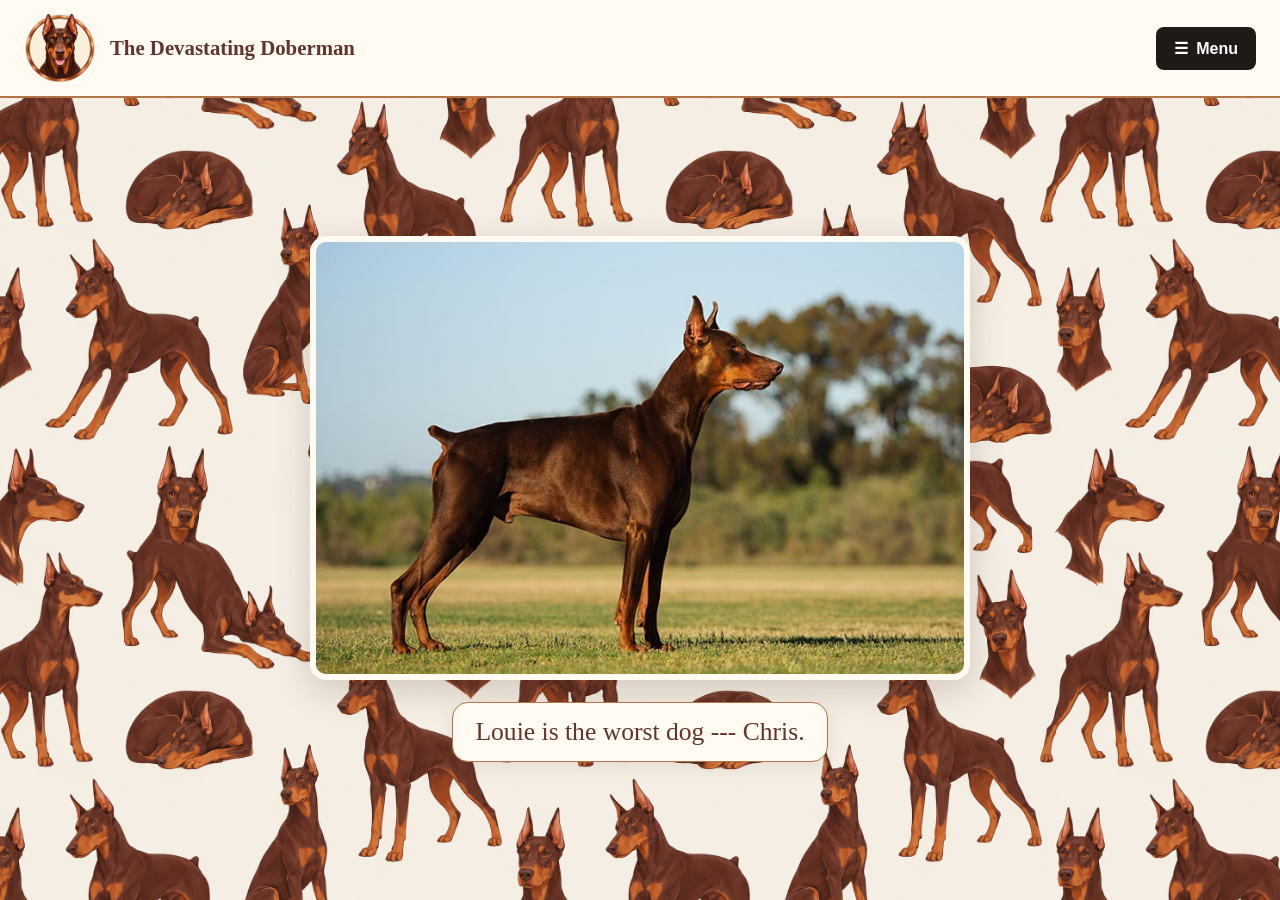
<file: index.html>
<!DOCTYPE html>
<html lang="en">
	<head>
		<title>The Devastating Doberman</title>
		<meta charset="UTF-8" />
		<meta name="viewport" content="width=device-width, initial-scale=1.0" />
		<style>
			html,
			body {
				height: 100%;
				margin: 0;
			}

			body {
				background: #f6f1e8;
				color: #1f1a17;
				font-family: Georgia, "Times New Roman", serif;
			}

			.page {
				box-sizing: border-box;
				display: flex;
				align-items: center;
				justify-content: center;
				min-height: calc(100svh - 82px);
				padding: 16px;
			}

			.site-header {
				display: flex;
				align-items: center;
				justify-content: space-between;
				gap: 16px;
				padding: 16px 24px;
				border-bottom: 1px solid #ded3c3;
				background: #f6f1e8;
				position: relative;
				z-index: 1;
			}

			.site-title {
				max-width: 50vw;
				color: inherit;
				text-decoration: none;
				font-size: clamp(1rem, 3vw, 1.3rem);
			}

			.site-menu { position: relative; }
			.site-menu summary {
				padding: 12px 18px;
				border-radius: 8px;
				background: #1f1a17;
				color: #fff;
				cursor: pointer;
				list-style: none;
				font: bold 1rem Arial, sans-serif;
			}
			.site-menu summary::-webkit-details-marker { display: none; }
			.site-menu summary span { margin-right: 8px; }

			.site-nav {
				position: absolute;
				top: calc(100% + 8px);
				right: 0;
				display: flex;
				flex-direction: column;
				gap: 6px;
				width: min(260px, calc(100vw - 48px));
				padding: 10px;
				box-sizing: border-box;
				border: 1px solid #ded3c3;
				border-radius: 12px;
				background: #fffaf2;
				box-shadow: 0 10px 30px #1f1a1720;
			}

			.site-nav a {
				padding: 10px 16px;
				border-radius: 8px;
				color: inherit;
				text-decoration: none;
				font-family: Arial, sans-serif;
				font-weight: bold;
			}

			.site-nav a:hover,
			.site-nav a[aria-current="page"] {
				background: #1f1a17;
				color: #fff;
			}

			.site-nav a:focus-visible,
			.site-menu summary:focus-visible,
			.site-title:focus-visible {
				outline: 3px solid #a25c2e;
				outline-offset: 3px;
			}

			section { width: 100%; }
			[hidden] { display: none !important; }
			.placeholder { text-align: center; max-width: 640px; }
			h1 { font-size: clamp(2rem, 6vw, 3.5rem); }
			.placeholder p { font-size: 1.2rem; line-height: 1.6; }
			.placeholder ol { display: grid; gap: 14px; margin: 0; padding-left: 2rem; text-align: left; font-size: clamp(1.05rem, 2.5vw, 1.3rem); line-height: 1.45; }

			figure {
				display: flex;
				flex-direction: column;
				align-items: center;
				gap: 12px;
				width: 100%;
				height: calc(100svh - 108px);
				margin: 0;
			}

			.image-frame {
				display: flex;
				align-items: center;
				justify-content: center;
				flex: 1 1 auto;
				min-height: 0;
				width: 100%;
			}

			img {
				max-width: 100%;
				max-height: 100%;
				width: 100%;
				height: 100%;
				object-fit: contain;
			}

			figcaption {
				flex: 0 0 auto;
				text-align: center;
				font-size: clamp(1.2rem, 2vw, 2rem);
				line-height: 1.2;
			}
		.louis-photo { display:block; width:100%; max-width:100%; height:auto; margin:32px auto 0; border-radius:12px; }
</style>
	<link rel="stylesheet" href="games/runner.css">
<link rel="stylesheet" href="games/tetris.css">
<link rel="stylesheet" href="games/snake.css">
<link rel="stylesheet" href="games/adventure.css">
<link rel="stylesheet" href="site-brand.css"><link rel="icon" type="image/png" href="images/doberman-logo.png"><link rel="stylesheet" href="games/arcade.css"></head>
	<body data-page="home">
		<header class="site-header">
			<a class="site-title" href="#home"><img class="site-logo" src="images/doberman-logo.png" alt="" width="72" height="72"><span>The Devastating Doberman</span></a>
			<details class="site-menu">
				<summary><span aria-hidden="true">&#9776;</span>Menu</summary>
				<nav class="site-nav" aria-label="Main menu">
					<a href="#home" aria-current="page">Home</a>
					<a href="#games">Games</a>
					<a href="#why-i-hate-louis">Why I Hate Louis</a>
					<a href="nails-by-phia/">Nails by Phia</a>
					<a href="owner/">Owner Login</a>
				</nav>
			</details>
		</header>
		<main class="page">
			<section id="home" aria-label="Home">
			<figure>
				<div class="image-frame">
					<img src="louie.jpg" alt="Louie" />
				</div>
				<figcaption>Louie is the worst dog --- Chris.</figcaption>
			</figure>
			</section>
			<section id="games" class="game-section" aria-labelledby="games-title" hidden>
				<h1 id="games-title">The Doberman Arcade</h1><p class="arcade-intro">20 games. One red-and-rust troublemaker. Pick a game and let Louis loose!</p><details class="arcade-library" open><summary>Choose a game &middot; <span id="arcade-count">20</span> games</summary><label class="arcade-search">Find a game<input id="arcade-search" type="search" placeholder="Search games" autocomplete="off"></label>
				<div class="game-picker" aria-label="Choose a game"><button type="button" data-game="dash" aria-pressed="true">Doberman Dash</button><button type="button" data-game="tetris" aria-pressed="false">Doberman Tetris</button><button type="button" data-game="snake" aria-pressed="false">Doberman Snake</button><button type="button" data-game="adventure" aria-pressed="false">8-Bit Adventure</button></div><p id="arcade-empty" hidden>No games match. Try another name.</p><p class="arcade-now">Now playing: <strong id="arcade-selected">Doberman Dash</strong></p></details><article id="dash-game">
<div class="runner-heading"><div><p class="game-eyebrow">Run, Louie, run!</p><h2>Doberman Dash</h2></div><div class="scoreboard"><span>Score <strong id="run-score">0</strong></span><span>Best <strong id="run-best">0</strong></span></div></div>
<div class="runner-field"><canvas id="runner" width="900" height="360" tabindex="0" aria-label="Doberman Dash. Jump over fences and flowerpots using Space, Arrow Up, or the Jump button.">Your browser needs canvas support to play Doberman Dash.</canvas></div>
<p id="run-status" role="status">Ready to run? Help Louie jump over fences and flowerpots.</p>
<div class="runner-controls"><button id="run-start" type="button">Start game</button><button id="run-jump" type="button" disabled>Jump</button><button id="run-pause" type="button" disabled>Pause</button></div>
<p class="runner-help">Space / ↑ to jump · P to pause · Tap the game or Jump on your phone. The longer you run, the faster it gets!</p>
</article>
<article id="tetris-game" hidden>
<div class="runner-heading"><div><p class="game-eyebrow">Stack. Fetch. Repeat.</p><h2>Doberman Tetris</h2></div></div>
<div class="tetris-layout">
<canvas id="tetris-board" width="300" height="600" tabindex="0" aria-label="Doberman Tetris board. Use arrow keys to move and rotate, Space to drop.">Canvas support is needed to play.</canvas>
<div class="tetris-side"><div class="tetris-mascot" aria-hidden="true"><svg viewBox="0 0 120 120" width="100" height="100"><path fill="#62362f" d="M20 52 15 4 48 30 72 30 105 4 100 52 90 97 60 118 30 97Z"/><path fill="#bd7849" d="m15 4 12 40 15-9Zm90 0-12 40-15-9ZM32 67l16-5 12 23 12-23 16 5-8 30-20 16-20-16Z"/><path fill="#bd7849" d="m29 48 19 4-4 7-14-3Zm62 0-19 4 4 7 14-3Z"/><path fill="#422522" d="m47 82 26 0-5 12H52Z"/></svg></div>
<p>Score <strong id="tetris-score">0</strong></p><p>Best <strong id="tetris-best">0</strong></p><p>Lines <strong id="tetris-lines">0</strong></p><p>Level <strong id="tetris-level">1</strong></p>
<p>Next piece</p><canvas id="tetris-next" width="120" height="120" aria-label="Next piece preview"></canvas>
</div></div>
<p id="tetris-status" role="status">Ready to stack? Complete rows to clear them.</p>
<div class="runner-controls"><button id="tetris-start" type="button">Start Tetris</button><button id="tetris-pause" type="button" disabled>Pause</button></div>
<div class="tetris-touch" aria-label="Tetris controls"><button type="button" data-tetris="left" aria-label="Move left">&#8592;</button><button type="button" data-tetris="rotate">Rotate</button><button type="button" data-tetris="right" aria-label="Move right">&#8594;</button><button type="button" data-tetris="down">Down</button><button type="button" data-tetris="drop">Drop</button></div>
<p class="runner-help">Left / Right: move &middot; Up: rotate &middot; Down: soft drop &middot; Space: drop &middot; P: pause. Use the buttons on your phone.</p>
</article>
<article id="snake-game" hidden>
<div class="runner-heading"><div><p class="game-eyebrow">A very long good boy</p><h2>Doberman Snake</h2></div><div class="scoreboard"><span>Score <strong id="snake-score">0</strong></span><span>Best <strong id="snake-best">0</strong></span></div></div>
<div class="snake-field"><canvas id="snake-board" width="600" height="600" tabindex="0" aria-label="Doberman Snake. Collect bones and toys. Use arrow keys or swipe to steer. Avoid walls and your tail.">Canvas support is needed to play.</canvas></div>
<p id="snake-status" role="status">Collect bones and toys to grow. Watch out for walls and your own tail!</p>
<div class="runner-controls"><button id="snake-start" type="button">Start Snake</button><button id="snake-pause" type="button" disabled>Pause</button></div>
<div class="snake-pad" aria-label="Snake direction controls"><button type="button" data-snake="up" aria-label="Go up">&#8593;</button><button type="button" data-snake="left" aria-label="Go left">&#8592;</button><button type="button" data-snake="down" aria-label="Go down">&#8595;</button><button type="button" data-snake="right" aria-label="Go right">&#8594;</button></div>
<p class="runner-help">Arrow keys or WASD to steer &middot; P to pause &middot; Swipe the board or use the buttons on your phone. Every bone or toy adds a point!</p>
</article>
<article id="adventure-game" hidden>
<div class="runner-heading"><div><p class="game-eyebrow">Little paws. Big adventure.</p><h2>Doberman 8-Bit Adventure</h2></div><div class="scoreboard"><span>Score <strong id="adventure-score">0</strong></span><span>Best <strong id="adventure-best">0</strong></span><span>Level <strong id="adventure-level">1 / 3</strong></span></div></div>
<div class="adventure-field"><canvas id="adventure-board" width="960" height="480" tabindex="0" aria-label="Doberman platform adventure. Move with Left and Right. Jump with Space or Up. Collect bones, jump on toy enemies, and reach the doghouse.">Canvas support is needed to play.</canvas></div>
<p id="adventure-status" role="status">Help Louis get home! Collect bones, leap over gaps, and jump on wind-up toys.</p>
<div class="runner-controls"><button id="adventure-start" type="button">Start adventure</button><button id="adventure-pause" type="button" disabled>Pause</button></div>
<div class="adventure-touch" aria-label="Adventure controls"><div><button type="button" data-adventure="left" aria-label="Move left">&#8592;</button><button type="button" data-adventure="right" aria-label="Move right">&#8594;</button></div><button type="button" data-adventure="jump">Jump &#8593;</button></div>
<p class="runner-help">Left / Right or A / D: move &middot; Space / Up / W: jump &middot; P: pause. Hold the direction buttons on your phone. Reach the doghouse in all three levels!</p>
</article>
<script src="games/arcade.js" defer></script><script src="games/arcade-action.js" defer></script><script src="games/arcade-puzzles.js" defer></script><script src="games/arcade-skills.js" defer></script><script src="games/arcade-tug.js" defer></script><script src="games/adventure.js" defer></script><script src="games/snake.js" defer></script><script src="games/runner.js" defer></script><script src="games/tetris.js" defer></script>
			</section>
			<section id="why-i-hate-louis" class="placeholder" aria-labelledby="louis-title" hidden>
				<h1 id="louis-title">Why I Hate Louis</h1>
				<ol>
					<li>He always tries to go up the stairs.</li>
					<li>He always tears up every toy he gets.</li>
					<li>He always steals bread.</li>
					<li>He has the bitchiest bark known to man.</li>
					<li>He always tries stealing shit from the bathroom.</li>
					<li>He knows when he does something bad, and he still does it.</li>
				</ol>
                <img class="louis-photo" src="images/louis-and-angel.jpg" alt="Two Dobermans outside: one standing on playground equipment with red horns drawn above its head, and one beside it with a yellow halo." width="1500" height="1125" loading="lazy" />
			</section>
		</main>
		<script>
			const sections = [...document.querySelectorAll('main section')];
			const links = [...document.querySelectorAll('.site-nav a[href^="#"]')];
			const menu = document.querySelector('.site-menu');
			menu.querySelectorAll('a').forEach(link => {
				link.addEventListener('click', () => { menu.open = false; });
			});
			document.addEventListener('keydown', event => {
				if (event.key === 'Escape' && menu.open) {
					menu.open = false;
					menu.querySelector('summary').focus();
				}
			});
			function showPage() {
				const requested = window.location.hash.slice(1) || 'home';
				const page = sections.some(section => section.id === requested) ? requested : 'home';
				document.body.dataset.page = page;
                sections.forEach(section => { section.hidden = section.id !== page; });
				links.forEach(link => {
					if (link.hash === '#' + page) link.setAttribute('aria-current', 'page');
					else link.removeAttribute('aria-current');
				});
			}
			window.addEventListener('hashchange', showPage);
			showPage();
		</script>
	</body>
</html>
</file>
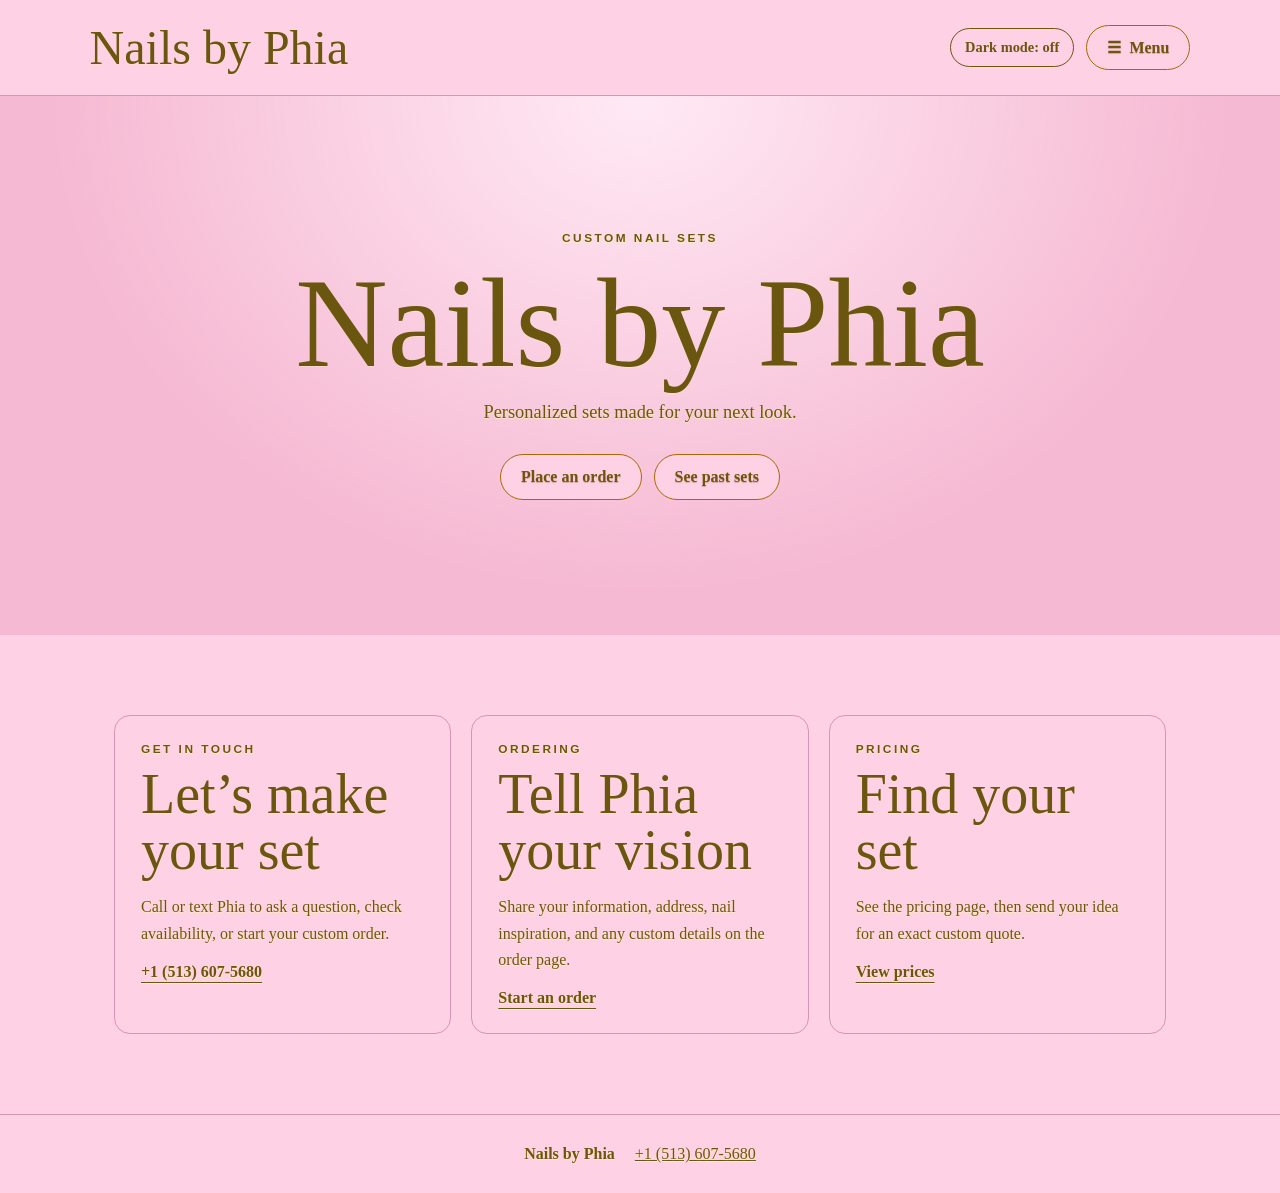
<file: nails-by-phia/index.html>
<!DOCTYPE html>
<html lang="en">
<head>
  <meta charset="UTF-8">
  <meta name="viewport" content="width=device-width, initial-scale=1">
  <meta name="description" content="Custom nail sets by Nails by Phia.">
  <title>Nails by Phia | Custom Nail Sets</title>
  <link rel="stylesheet" href="styles.css">
<script src="theme.js"></script></head>
<body>
  <header class="site-header">
    <a class="brand" href="index.html">Nails by Phia</a>
    <div class="header-controls"><button class="theme-toggle" type="button" aria-pressed="false">Dark mode: off</button><details class="site-menu"><summary><span aria-hidden="true">&#9776;</span>Menu</summary><nav aria-label="Nails by Phia menu"><a href="index.html" aria-current="page">Home</a><a href="prices/">Prices</a><a href="gallery/">Past sets</a><a href="order/">Place an order</a><a href="tel:+15136075680">Call or text Phia</a><a href="../index.html">Devastating Dobermans</a></nav></details></div>
  </header>
  <main>
    <section class="hero"><p class="eyebrow">Custom Nail Sets</p><h1>Nails by Phia</h1><p>Personalized sets made for your next look.</p><div class="actions"><a class="button" href="order/">Place an order</a><a class="button button-light" href="gallery/">See past sets</a></div></section>
    <section class="content-grid" aria-label="Nails by Phia details">
      <article class="feature-card"><p class="eyebrow">Get in touch</p><h2>Let’s make your set</h2><p>Call or text Phia to ask a question, check availability, or start your custom order.</p><a class="text-link" href="tel:+15136075680">+1 (513) 607-5680</a></article>
      <article class="feature-card"><p class="eyebrow">Ordering</p><h2>Tell Phia your vision</h2><p>Share your information, address, nail inspiration, and any custom details on the order page.</p><a class="text-link" href="order/">Start an order</a></article>
      <article class="feature-card"><p class="eyebrow">Pricing</p><h2>Find your set</h2><p>See the pricing page, then send your idea for an exact custom quote.</p><a class="text-link" href="prices/">View prices</a></article>
    </section>
  </main>
  <footer><strong>Nails by Phia</strong><a href="tel:+15136075680">+1 (513) 607-5680</a></footer><script src="menu.js"></script>
</body>
</html>
</file>
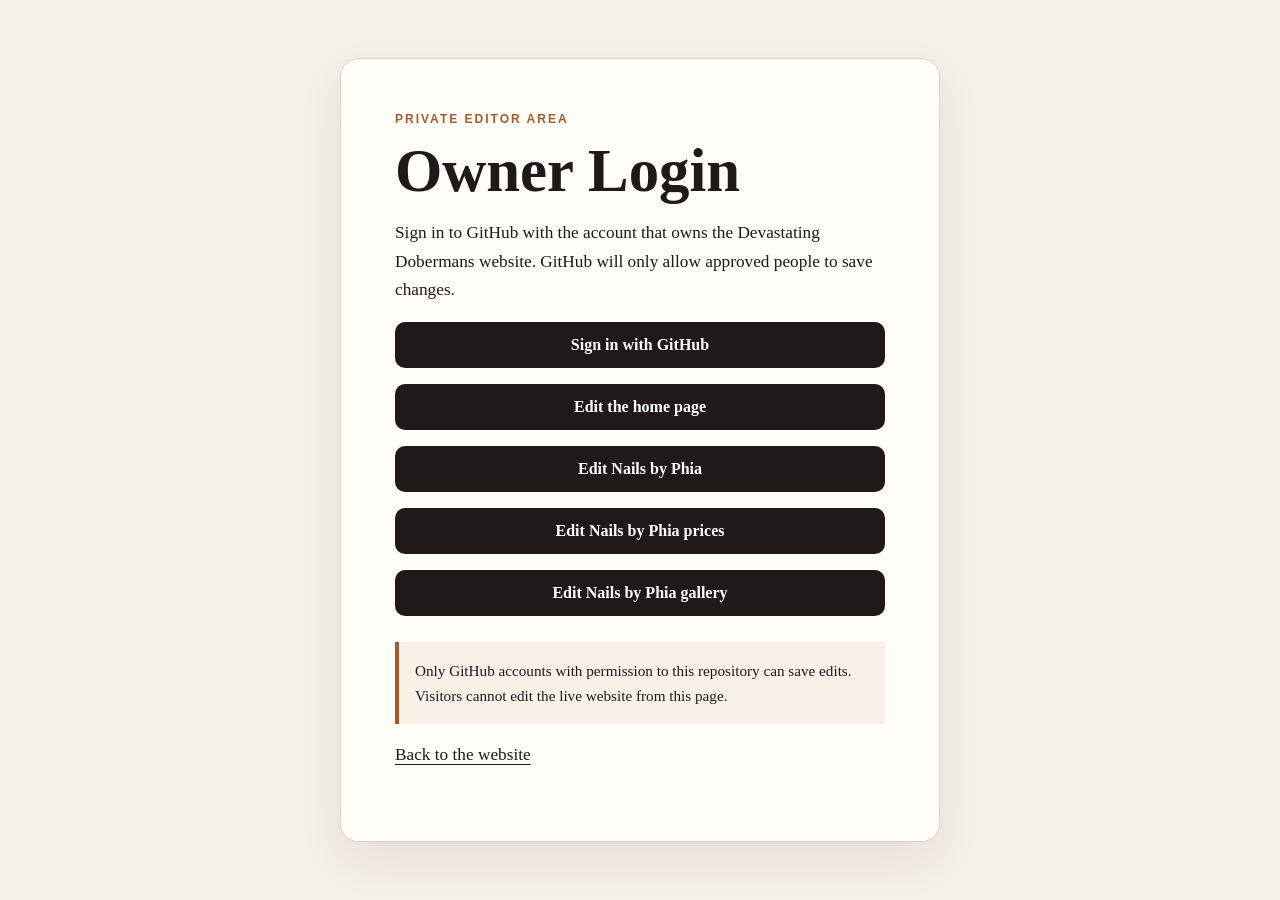
<file: owner/index.html>
<!DOCTYPE html>
<html lang="en">
<head>
  <meta charset="UTF-8">
  <meta name="viewport" content="width=device-width, initial-scale=1.0">
  <meta name="robots" content="noindex">
  <title>Owner Login | Devastating Dobermans</title>
  <style>
    :root { --ink:#1f1a17; --paper:#f6f1e8; --line:#ded3c3; --accent:#a25c2e; }
    * { box-sizing:border-box; }
    body { min-height:100vh; margin:0; display:grid; place-items:center; padding:24px; background:var(--paper); color:var(--ink); font-family:Georgia,"Times New Roman",serif; }
    main { width:min(100%,600px); padding:clamp(28px,7vw,54px); border:1px solid var(--line); border-radius:18px; background:#fffdf8; box-shadow:0 18px 45px #1f1a1715; }
    .eyebrow { margin:0; color:var(--accent); font:700 .75rem/1 Arial,sans-serif; letter-spacing:2px; text-transform:uppercase; }
    h1 { margin:16px 0; font-size:clamp(2.2rem,7vw,3.8rem); line-height:1; }
    p { font-size:1.08rem; line-height:1.65; }
    .button { display:block; margin:16px 0; padding:14px 18px; border-radius:10px; background:var(--ink); color:white; text-align:center; text-decoration:none; font-weight:bold; }
    .button:hover { background:var(--accent); }
    .button:focus-visible, .back:focus-visible { outline:3px solid var(--accent); outline-offset:4px; }
    .note { margin-top:26px; padding:16px; border-left:4px solid var(--accent); background:#f9f0e8; font-size:.95rem; }
    .back { color:var(--ink); text-underline-offset:4px; }
  </style>
</head>
<body>
  <main>
    <p class="eyebrow">Private editor area</p>
    <h1>Owner Login</h1>
    <p>Sign in to GitHub with the account that owns the Devastating Dobermans website. GitHub will only allow approved people to save changes.</p>
    <a class="button" href="https://github.com/login?return_to=%2Fdevastatingdobermans%2Fsite" target="_blank" rel="noopener">Sign in with GitHub</a>
    <a class="button" href="https://github.com/devastatingdobermans/site/edit/main/index.html" target="_blank" rel="noopener">Edit the home page</a>
    <a class="button" href="https://github.com/devastatingdobermans/site/edit/main/nails-by-phia/index.html" target="_blank" rel="noopener">Edit Nails by Phia</a>
    <a class="button" href="https://github.com/devastatingdobermans/site/edit/main/nails-by-phia/prices/index.html" target="_blank" rel="noopener">Edit Nails by Phia prices</a>
    <a class="button" href="https://github.com/devastatingdobermans/site/edit/main/nails-by-phia/gallery/index.html" target="_blank" rel="noopener">Edit Nails by Phia gallery</a>
    <p class="note">Only GitHub accounts with permission to this repository can save edits. Visitors cannot edit the live website from this page.</p>
    <p><a class="back" href="../index.html">Back to the website</a></p>
  </main>
</body>
</html>
</file>
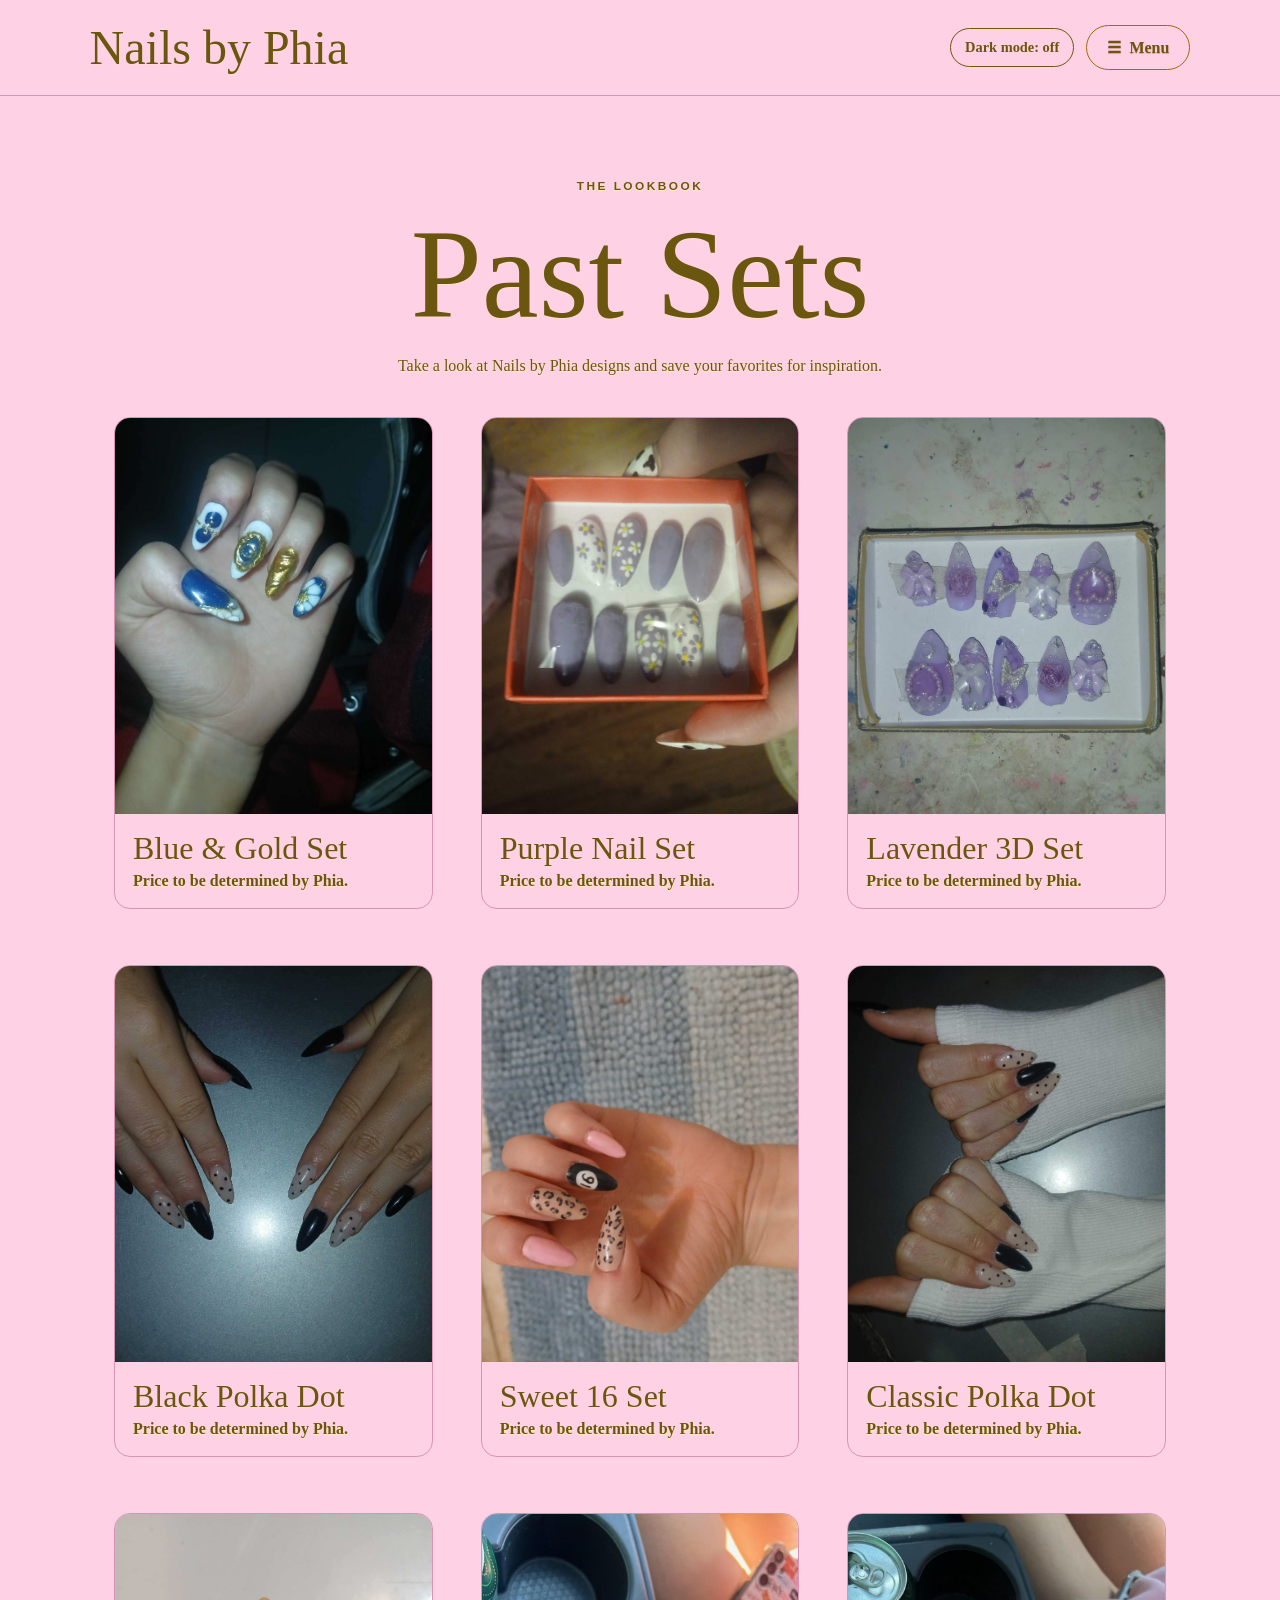
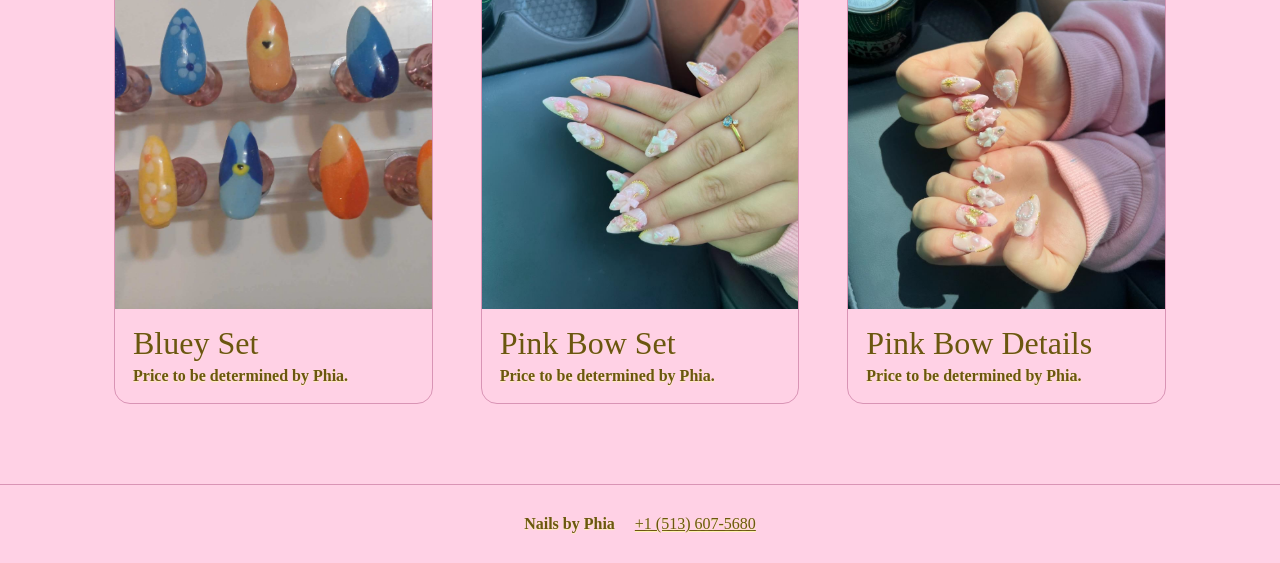
<file: nails-by-phia/gallery/index.html>
<!DOCTYPE html>
<html lang="en">
<head>
  <meta charset="UTF-8">
  <meta name="viewport" content="width=device-width, initial-scale=1">
  <title>Past Sets | Nails by Phia</title>
  <link rel="stylesheet" href="../styles.css">
<script src="../theme.js"></script></head>
<body>
  <header class="site-header">
    <a class="brand" href="../index.html">Nails by Phia</a>
    <div class="header-controls"><button class="theme-toggle" type="button" aria-pressed="false">Dark mode: off</button><details class="site-menu"><summary><span aria-hidden="true">&#9776;</span>Menu</summary><nav aria-label="Nails by Phia menu"><a href="../index.html">Home</a><a href="../prices/">Prices</a><a href="index.html" aria-current="page">Past sets</a><a href="../order/">Place an order</a><a href="tel:+15136075680">Call or text Phia</a></nav></details></div>
  </header>
  <main class="page-content">
    <div class="page-intro"><p class="eyebrow">The lookbook</p><h1>Past Sets</h1><p>Take a look at Nails by Phia designs and save your favorites for inspiration.</p></div>
    <section class="gallery-grid" aria-label="Past nail sets">
      <article class="gallery-card"><img src="images/blue-gold-butterfly.jpg" alt="Blue, white, and gold nail set"><div><h2>Blue &amp; Gold Set</h2><p>Price to be determined by Phia.</p></div></article>
      <article class="gallery-card"><img src="images/gray-daisy-set.jpg" alt="Purple nail set"><div><h2>Purple Nail Set</h2><p>Price to be determined by Phia.</p></div></article>
      <article class="gallery-card"><img src="images/lavender-3d-set.jpg" alt="Lavender purple three-dimensional bow and butterfly nail set"><div><h2>Lavender 3D Set</h2><p>Price to be determined by Phia.</p></div></article>
      <article class="gallery-card"><img src="images/black-polka-dot-hands.jpg" alt="Black and nude polka dot nails worn on hands"><div><h2>Black Polka Dot</h2><p>Price to be determined by Phia.</p></div></article>
      <article class="gallery-card"><img src="images/pink-leopard-eight-ball.jpg" alt="Sweet 16 nail set"><div><h2>Sweet 16 Set</h2><p>Price to be determined by Phia.</p></div></article>
      <article class="gallery-card"><img src="images/black-polka-dot-set.jpg" alt="Black and nude polka dot nail set"><div><h2>Classic Polka Dot</h2><p>Price to be determined by Phia.</p></div></article>
      <article class="gallery-card"><img src="images/blue-orange-floral-set.jpg" alt="Bluey nail set"><div><h2>Bluey Set</h2><p>Price to be determined by Phia.</p></div></article>
      <article class="gallery-card"><img src="images/pink-bow-set-hands.jpg" alt="Pink bow nail set worn on hands"><div><h2>Pink Bow Set</h2><p>Price to be determined by Phia.</p></div></article>
      <article class="gallery-card"><img src="images/pink-bow-set-closeup.jpg" alt="Close up of a pink bow nail set"><div><h2>Pink Bow Details</h2><p>Price to be determined by Phia.</p></div></article>
    </section>
  </main>
  <footer><strong>Nails by Phia</strong><a href="tel:+15136075680">+1 (513) 607-5680</a></footer>
  <script src="../menu.js"></script>
</body>
</html>
</file>
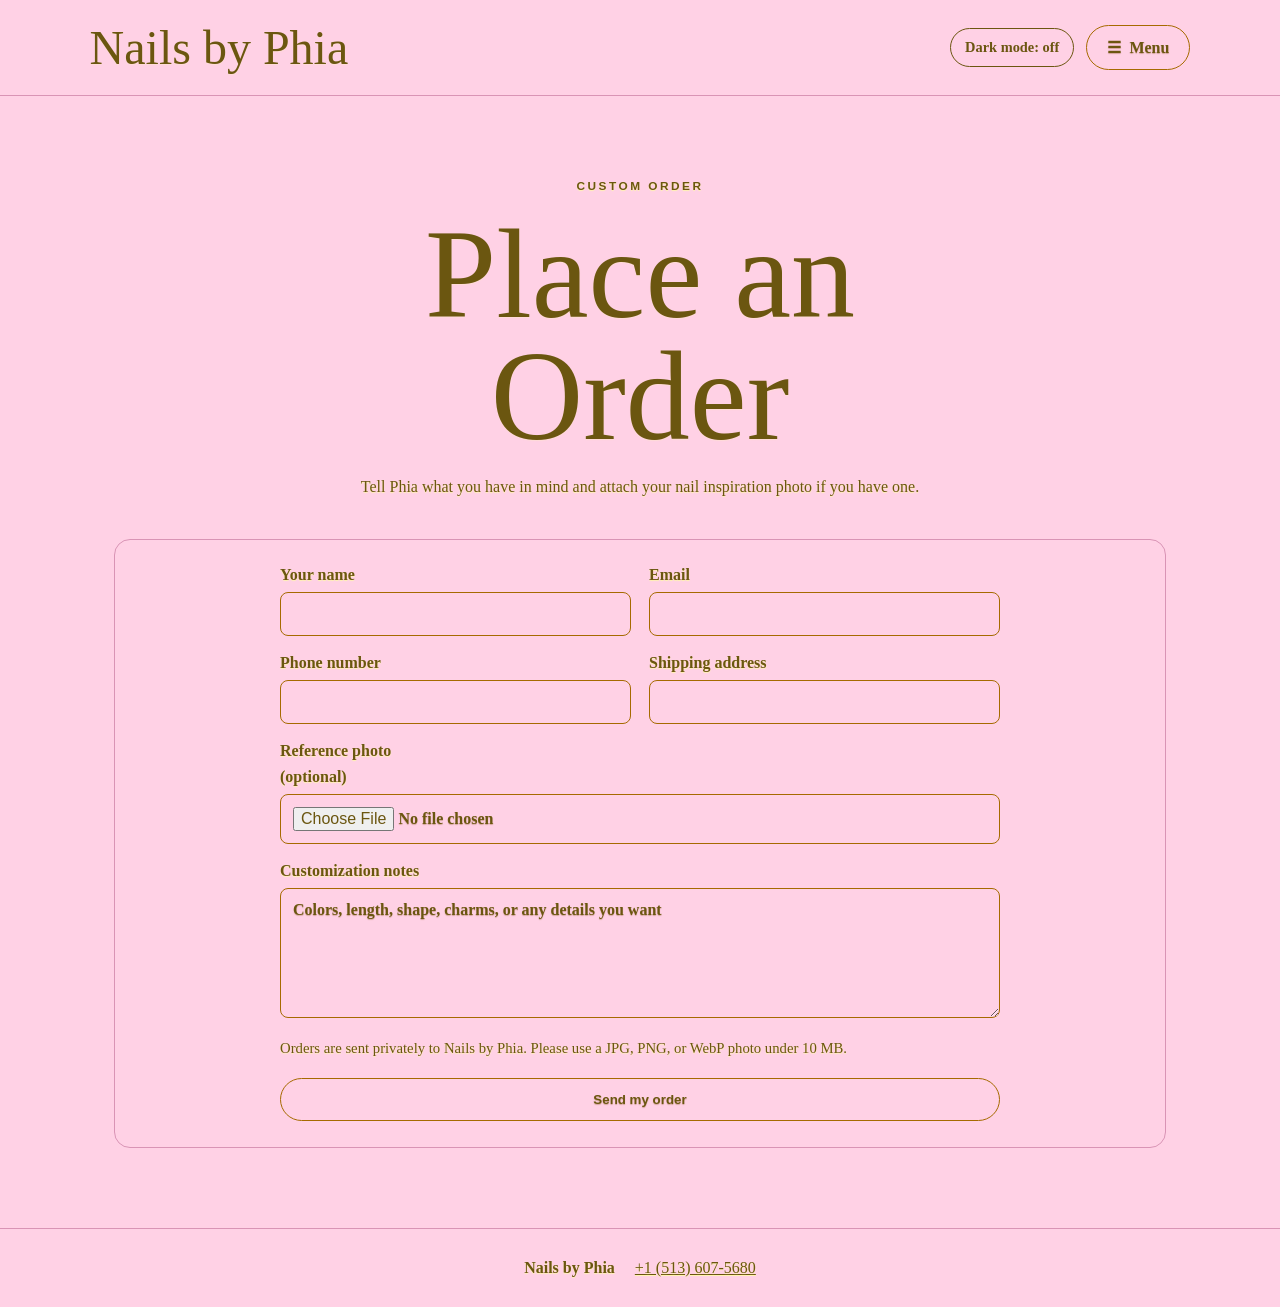
<file: nails-by-phia/order/index.html>
<!DOCTYPE html>
<html lang="en">
<head>
  <meta charset="UTF-8">
  <meta name="viewport" content="width=device-width, initial-scale=1">
  <title>Place an Order | Nails by Phia</title>
  <link rel="stylesheet" href="../styles.css">
<script src="../theme.js"></script></head>
<body>
  <header class="site-header">
    <a class="brand" href="../index.html">Nails by Phia</a>
    <div class="header-controls"><button class="theme-toggle" type="button" aria-pressed="false">Dark mode: off</button><details class="site-menu"><summary><span aria-hidden="true">&#9776;</span>Menu</summary><nav aria-label="Nails by Phia menu"><a href="../index.html">Home</a><a href="../prices/">Prices</a><a href="../gallery/">Past sets</a><a href="index.html" aria-current="page">Place an order</a><a href="tel:+15136075680">Call or text Phia</a></nav></details></div>
  </header>
  <main class="page-content">
    <div class="page-intro"><p class="eyebrow">Custom order</p><h1>Place an Order</h1><p>Tell Phia what you have in mind and attach your nail inspiration photo if you have one.</p></div>
    <section class="panel">
      <form class="order-form" action="https://formsubmit.co/290186@mcnhs.org" method="POST" enctype="multipart/form-data">
        <input type="hidden" name="_subject" value="New Nails by Phia order">
        <input type="hidden" name="_next" value="https://devastatingdobermans.com/nails-by-phia/order/thank-you.html">
        <input type="text" name="_honey" tabindex="-1" autocomplete="off" style="display:none">
        <div class="form-row"><label>Your name<input name="name" required autocomplete="name"></label><label>Email<input name="email" type="email" required autocomplete="email"></label></div>
        <div class="form-row"><label>Phone number<input name="phone" type="tel" required autocomplete="tel"></label><label>Shipping address<input name="address" required autocomplete="street-address"></label></div>
        <label>Reference photo <span>(optional)</span><input name="attachment" type="file" accept="image/jpeg,image/png,image/webp"></label>
        <label>Customization notes<textarea name="customization_notes" placeholder="Colors, length, shape, charms, or any details you want"></textarea></label>
        <p class="form-note">Orders are sent privately to Nails by Phia. Please use a JPG, PNG, or WebP photo under 10 MB.</p>
        <button class="button" type="submit">Send my order</button>
      </form>
    </section>
  </main>
  <footer><strong>Nails by Phia</strong><a href="tel:+15136075680">+1 (513) 607-5680</a></footer>
  <script src="../menu.js"></script>
</body>
</html>
</file>
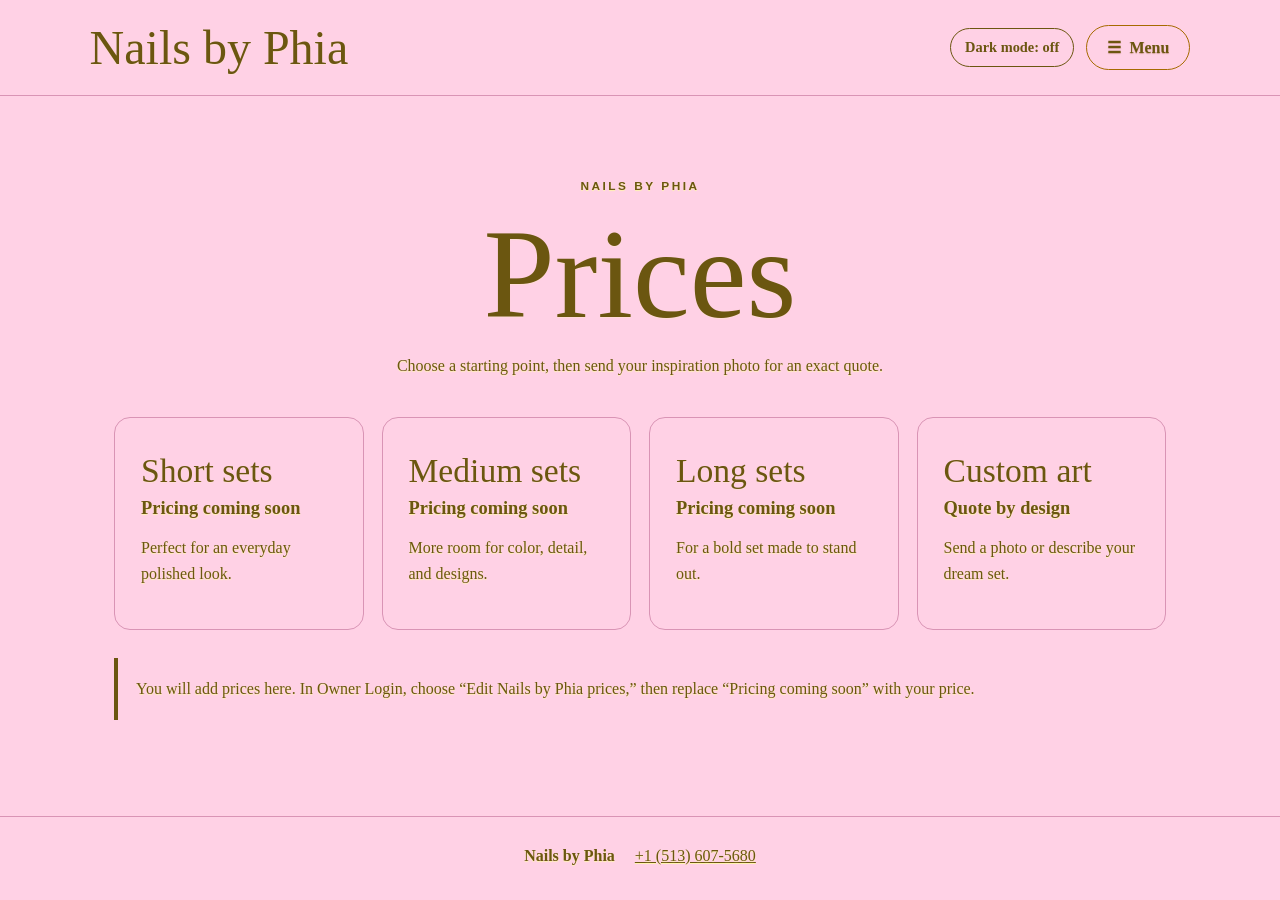
<file: nails-by-phia/prices/index.html>
<!DOCTYPE html><html lang="en"><head><meta charset="UTF-8"><meta name="viewport" content="width=device-width, initial-scale=1"><title>Prices | Nails by Phia</title><link rel="stylesheet" href="../styles.css"><script src="../theme.js"></script></head><body><header class="site-header"><a class="brand" href="../index.html">Nails by Phia</a><div class="header-controls"><button class="theme-toggle" type="button" aria-pressed="false">Dark mode: off</button><details class="site-menu"><summary><span aria-hidden="true">&#9776;</span>Menu</summary><nav aria-label="Nails by Phia menu"><a href="../index.html">Home</a><a href="index.html" aria-current="page">Prices</a><a href="../gallery/">Past sets</a><a href="../order/">Place an order</a><a href="tel:+15136075680">Call or text Phia</a></nav></details></div></header><main class="page-content"><div class="page-intro"><p class="eyebrow">Nails by Phia</p><h1>Prices</h1><p>Choose a starting point, then send your inspiration photo for an exact quote.</p></div><div class="price-grid"><article class="price-card"><h2>Short sets</h2><span class="price">Pricing coming soon</span><p>Perfect for an everyday polished look.</p></article><article class="price-card"><h2>Medium sets</h2><span class="price">Pricing coming soon</span><p>More room for color, detail, and designs.</p></article><article class="price-card"><h2>Long sets</h2><span class="price">Pricing coming soon</span><p>For a bold set made to stand out.</p></article><article class="price-card"><h2>Custom art</h2><span class="price">Quote by design</span><p>Send a photo or describe your dream set.</p></article></div><p class="notice">You will add prices here. In Owner Login, choose “Edit Nails by Phia prices,” then replace “Pricing coming soon” with your price.</p></main><footer><strong>Nails by Phia</strong><a href="tel:+15136075680">+1 (513) 607-5680</a></footer><script src="../menu.js"></script></body></html>
</file>
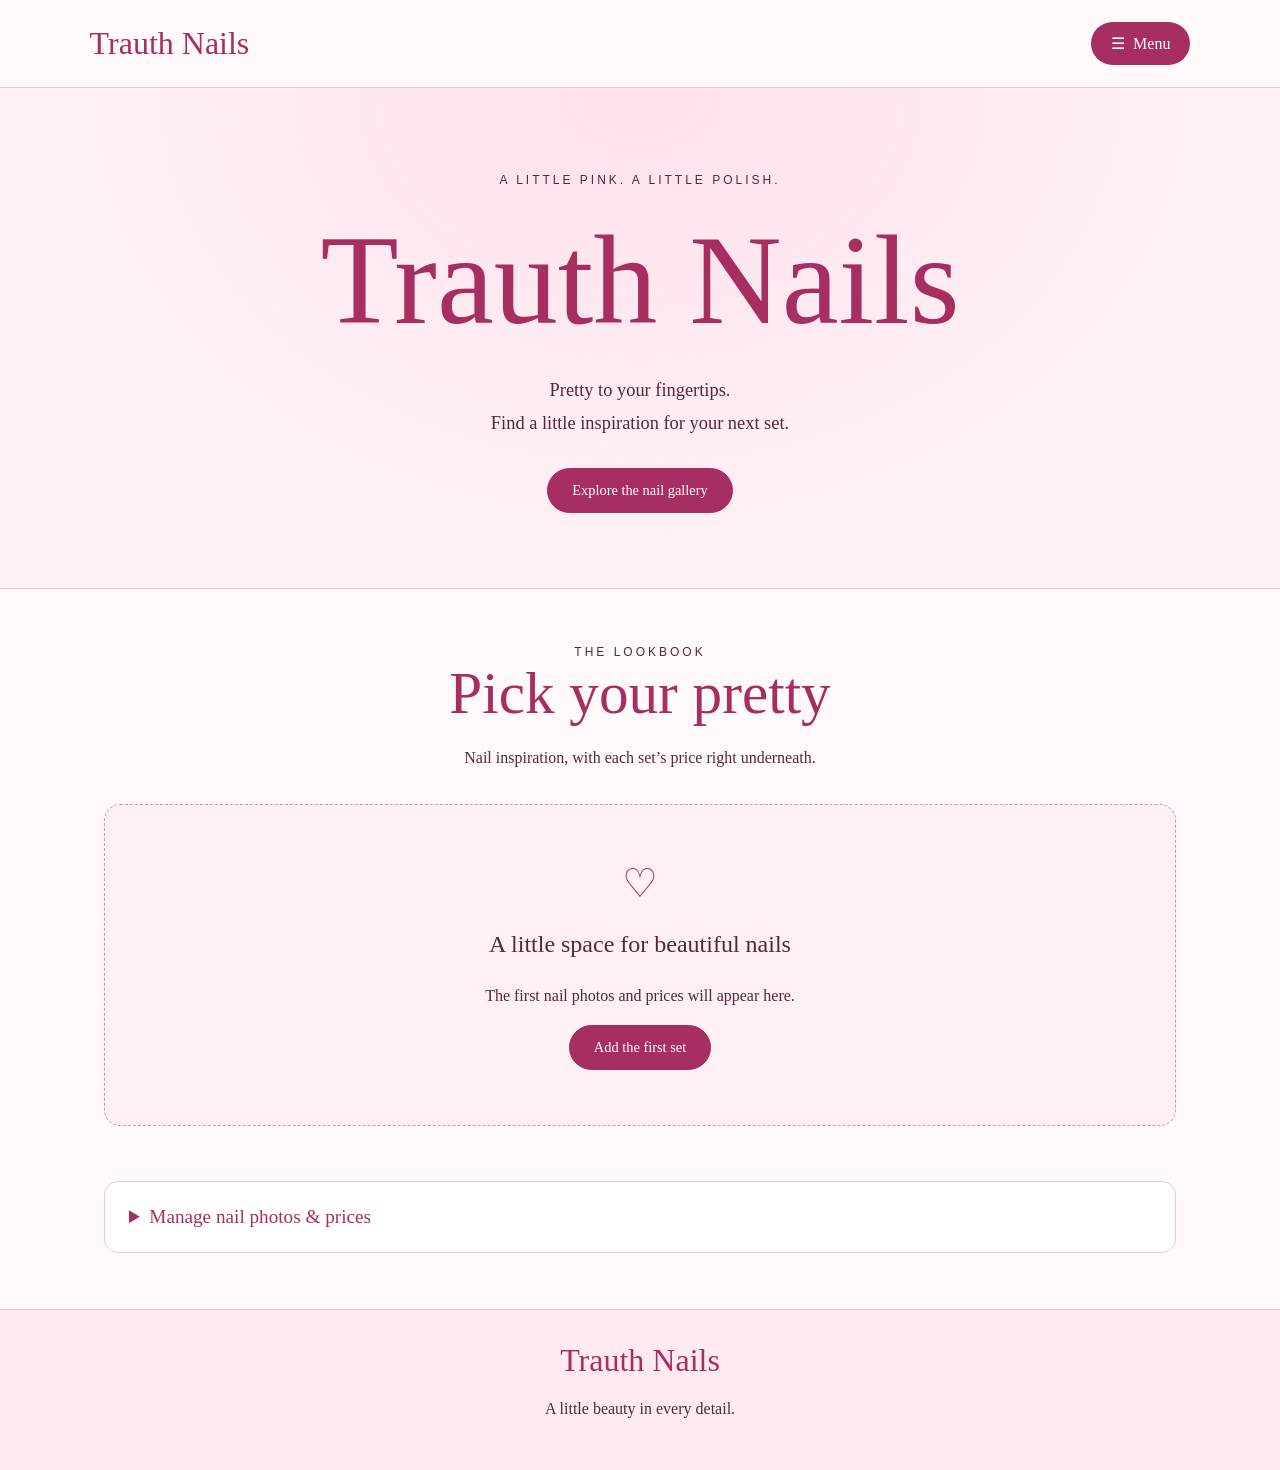
<file: trauth-nails.html>
<!DOCTYPE html>
<html lang="en">
<head>
  <meta charset="UTF-8">
  <meta name="viewport" content="width=device-width, initial-scale=1">
  <meta name="description" content="Explore the nail designs and prices at Trauth Nails.">
  <title>Trauth Nails | Pretty to Your Fingertips</title>
  <style>
    :root { --pink:#a72e60; --ink:#56273c; --line:#edc6d5; --paper:#fff9fb; }
    * { box-sizing:border-box; }
    html { scroll-behavior:smooth; }
    body { margin:0; background:var(--paper); color:var(--ink); font-family:Georgia,serif; }
    .script, h1, h2 { font-family:"Brush Script MT","Segoe Script","Lucida Handwriting",cursive; font-weight:400; }
    header { display:flex; justify-content:space-between; align-items:center; gap:20px; padding:22px 7%; border-bottom:1px solid var(--line); }
    .brand { color:var(--pink); text-decoration:none; font-size:2rem; }
    nav { display:flex; flex-wrap:wrap; justify-content:center; gap:22px; }
    nav a { color:var(--ink); text-underline-offset:6px; font-size:.95rem; }
    .site-menu { position:relative; margin:0; padding:0; border:0; background:transparent; }
    .site-menu summary { list-style:none; border-radius:30px; padding:12px 20px; background:var(--pink); color:white; white-space:nowrap; font:1rem Georgia,serif; }
    .site-menu summary::-webkit-details-marker { display:none; }
    .site-menu summary span { margin-right:8px; }
    .site-menu nav { position:absolute; right:0; top:calc(100% + 10px); z-index:2; display:flex; flex-direction:column; align-items:stretch; gap:4px; width:min(250px, calc(100vw - 48px)); padding:10px; border:1px solid var(--line); border-radius:14px; background:var(--paper); box-shadow:0 10px 30px #56273c20; }
    .site-menu nav a { padding:12px; border-radius:8px; text-decoration:none; }
    .site-menu nav a:hover, .site-menu nav a[aria-current="page"] { background:#ffe0ec; }
    .site-menu summary:focus-visible { outline:3px solid #862452; outline-offset:4px; }
    .hero { text-align:center; padding:85px 20px 75px; background:radial-gradient(ellipse at top,#ffe0ec,transparent 70%),#fff2f7; border-bottom:1px solid var(--line); }
    .eyebrow { text-transform:uppercase; letter-spacing:3px; font: .75rem Arial,sans-serif; }
    h1 { font-size:clamp(4.5rem,12vw,8rem); line-height:1.15; color:var(--pink); margin:20px 0; }
    .hero p { font-size:1.15rem; line-height:1.8; max-width:440px; margin:0 auto 28px; }
    .button, button { display:inline-block; border:1px solid var(--pink); border-radius:30px; background:var(--pink); color:white; padding:13px 24px; text-decoration:none; font: .9rem Georgia,serif; cursor:pointer; }
    button:hover, .button:hover { background:#812047; }
    a:focus-visible, button:focus-visible, input:focus-visible { outline:3px solid #862452; outline-offset:4px; }
    main { max-width:1120px; padding:56px 24px; margin:auto; }
    .section-heading { text-align:center; margin-bottom:32px; }
    h2 { font-size:clamp(2.5rem,6vw,3.7rem); margin:0 0 10px; color:var(--pink); }
    p { line-height:1.7; }
    .gallery { display:grid; grid-template-columns:repeat(auto-fit,minmax(240px,1fr)); gap:26px; }
    .card { background:white; border:1px solid var(--line); border-radius:80px 80px 14px 14px; overflow:hidden; }
    .card img { display:block; width:100%; aspect-ratio:4/5; object-fit:cover; background:#fce3ed; }
    .card-body { padding:20px; text-align:center; }
    .card h3 { margin:0 0 8px; font-weight:400; font-size:1.3rem; }
    .price { color:var(--pink); font-size:1.2rem; margin:0 0 16px; }
    .card-actions { display:flex; justify-content:center; gap:8px; flex-wrap:wrap; }
    .card-actions button { padding:7px 10px; background:white; color:var(--pink); font-size:.8rem; }
    .empty { text-align:center; padding:55px 24px; border:1px dashed #d893ae; border-radius:16px; background:#fff0f6; }
    .empty span { display:block; color:var(--pink); font-size:2.5rem; }
    .empty h3 { font-weight:400; font-size:1.5rem; }
    details { margin-top:55px; border:1px solid var(--line); border-radius:14px; padding:24px; background:white; }
    summary { cursor:pointer; color:var(--pink); font-size:1.2rem; }
    form { display:grid; gap:18px; margin-top:24px; }
    label { display:grid; gap:8px; }
    input { width:100%; border:1px solid #d9a6bb; border-radius:8px; padding:12px; background:#fffafd; font:inherit; color:var(--ink); }
    form button { justify-self:start; }
    .note { font: .85rem/1.7 Arial,sans-serif; color:#775664; }
    #status { min-height:1.5em; }
    footer { text-align:center; border-top:1px solid var(--line); padding:32px 20px; background:#ffeaf2; }
    footer .script { color:var(--pink); font-size:2rem; }
    @media(max-width:540px) { header { flex-direction:column; padding:18px; } .hero { padding:55px 20px; } nav { gap:18px; } .site-menu nav { left:50%; right:auto; transform:translateX(-50%); } }
  </style>
</head>
<body>
  <header>
    <a class="brand script" href="#">Trauth Nails</a>
    <details class="site-menu">
      <summary><span aria-hidden="true">&#9776;</span>Menu</summary>
      <nav aria-label="Main menu">
        <a href="index.html">Home</a>
        <a href="index.html#games">Games</a>
        <a href="index.html#why-i-hate-louis">Why I Hate Louis</a>
        <a href="trauth-nails.html" aria-current="page">Trauth Nails</a>
        <a href="#designs">Nail gallery</a>
        <a href="#manage">Add photos</a>
      </nav>
    </details>
  </header>
  <section class="hero">
    <div class="eyebrow">A little pink. A little polish.</div>
    <h1>Trauth Nails</h1>
    <p>Pretty to your fingertips.<br>Find a little inspiration for your next set.</p>
    <a class="button" href="#designs">Explore the nail gallery</a>
  </section>
  <main>
    <section id="designs" aria-labelledby="gallery-title">
      <div class="section-heading"><div class="eyebrow">The lookbook</div><h2 id="gallery-title">Pick your pretty</h2><p>Nail inspiration, with each set’s price right underneath.</p></div>
      <div id="gallery" class="gallery"></div>
      <div id="empty" class="empty"><span aria-hidden="true">♡</span><h3>A little space for beautiful nails</h3><p>The first nail photos and prices will appear here.</p><a href="#manage" class="button">Add the first set</a></div>
    </section>
    <details id="manage">
      <summary>Manage nail photos &amp; prices</summary>
      <p class="note">Photos and prices are saved only in this browser on this device. They are not uploaded or shared with other visitors. Send the photos and prices to your website editor when you’re ready to put them on the public website.</p>
      <form id="nail-form">
        <label>Nail set name<input id="name" required maxlength="80" placeholder="e.g. Pink French tips"></label>
        <label>Price ($)<input id="price" type="number" min="0" step="0.01" required placeholder="Enter this set’s price"></label>
        <label>Nail photo<input id="photo" type="file" accept="image/*" required></label>
        <button type="submit">Add to gallery</button>
      </form>
      <p id="status" role="status"></p>
    </details>
  </main>
  <footer><div class="script">Trauth Nails</div><p>A little beauty in every detail.</p></footer>
  <script>
    const menu = document.querySelector('.site-menu');
    menu.querySelectorAll('a').forEach(link => {
      link.addEventListener('click', () => { menu.open = false; });
    });
    document.addEventListener('keydown', event => {
      if (event.key === 'Escape' && menu.open) {
        menu.open = false;
        menu.querySelector('summary').focus();
      }
    });
    const key = 'trauth-nails-gallery-v1';
    const gallery = document.querySelector('#gallery');
    const status = document.querySelector('#status');
    let sets = [];
    try {
      const saved = JSON.parse(localStorage.getItem(key) || '[]');
      if (Array.isArray(saved)) sets = saved.filter(item => item && typeof item.name === 'string' && Number.isFinite(item.price) && item.price >= 0 && typeof item.photo === 'string' && item.photo.startsWith('data:image/'));
    } catch { status.textContent = 'Saved photos could not be loaded. You can still add new sets.'; }
    function save(next) {
      try { localStorage.setItem(key, JSON.stringify(next)); sets = next; render(); return true; }
      catch { status.textContent = 'Could not save changes. Browser storage may be full or unavailable. Try a smaller photo.'; return false; }
    }
    function render() {
      gallery.replaceChildren();
      document.querySelector('#empty').hidden = sets.length > 0;
      sets.forEach((set, index) => {
        const card = document.createElement('article'); card.className = 'card';
        const photo = document.createElement('img'); photo.src = set.photo; photo.alt = set.name; photo.loading = 'lazy';
        const body = document.createElement('div'); body.className = 'card-body';
        const name = document.createElement('h3'); name.textContent = set.name;
        const price = document.createElement('p'); price.className = 'price'; price.textContent = new Intl.NumberFormat('en-US', { style:'currency', currency:'USD' }).format(set.price);
        const actions = document.createElement('div'); actions.className = 'card-actions';
        function action(label, callback, disabled = false) {
          const button = document.createElement('button'); button.type = 'button'; button.textContent = label; button.disabled = disabled; button.setAttribute('aria-label', label + ': ' + set.name); button.addEventListener('click', callback); actions.append(button);
        }
        action('Move earlier', () => { const next = [...sets]; [next[index-1], next[index]] = [next[index], next[index-1]]; save(next); }, index === 0);
        action('Remove', () => { if (confirm('Remove ' + set.name + ' from this gallery?')) save(sets.filter((_, i) => i !== index)); });
        body.append(name, price, actions); card.append(photo, body); gallery.append(card);
      });
    }
    async function resizePhoto(file) {
      if (!file.type.startsWith('image/')) throw new Error('Please select an image file.');
      const bitmap = await createImageBitmap(file);
      try {
        const scale = Math.min(1, 1200 / Math.max(bitmap.width, bitmap.height));
        const canvas = document.createElement('canvas'); canvas.width = Math.max(1, Math.round(bitmap.width * scale)); canvas.height = Math.max(1, Math.round(bitmap.height * scale));
        const context = canvas.getContext('2d'); context.fillStyle = '#ffffff'; context.fillRect(0, 0, canvas.width, canvas.height); context.drawImage(bitmap, 0, 0, canvas.width, canvas.height);
        return canvas.toDataURL('image/jpeg', .8);
      } finally { bitmap.close(); }
    }
    document.querySelector('#nail-form').addEventListener('submit', async event => {
      event.preventDefault();
      const form = event.currentTarget;
      const button = form.querySelector('button');
      const name = document.querySelector('#name').value.trim();
      const price = Number(document.querySelector('#price').value);
      const file = document.querySelector('#photo').files[0];
      if (!name || !file || !Number.isFinite(price) || price < 0) { status.textContent = 'Add a name, photo, and valid price.'; return; }
      button.disabled = true; status.textContent = 'Preparing your photo…';
      try {
        const photo = await resizePhoto(file);
        if (save([...sets, { name, price, photo }])) { form.reset(); status.textContent = 'Your nail set was added and saved in this browser.'; }
      } catch { status.textContent = 'This photo could not be opened. Try a JPG, PNG, or WebP image.'; }
      finally { button.disabled = false; }
    });
    function openManager() { if (location.hash === '#manage') document.querySelector('#manage').open = true; }
    window.addEventListener('hashchange', openManager);
    openManager(); render();
  </script>
</body>
</html>
</file>
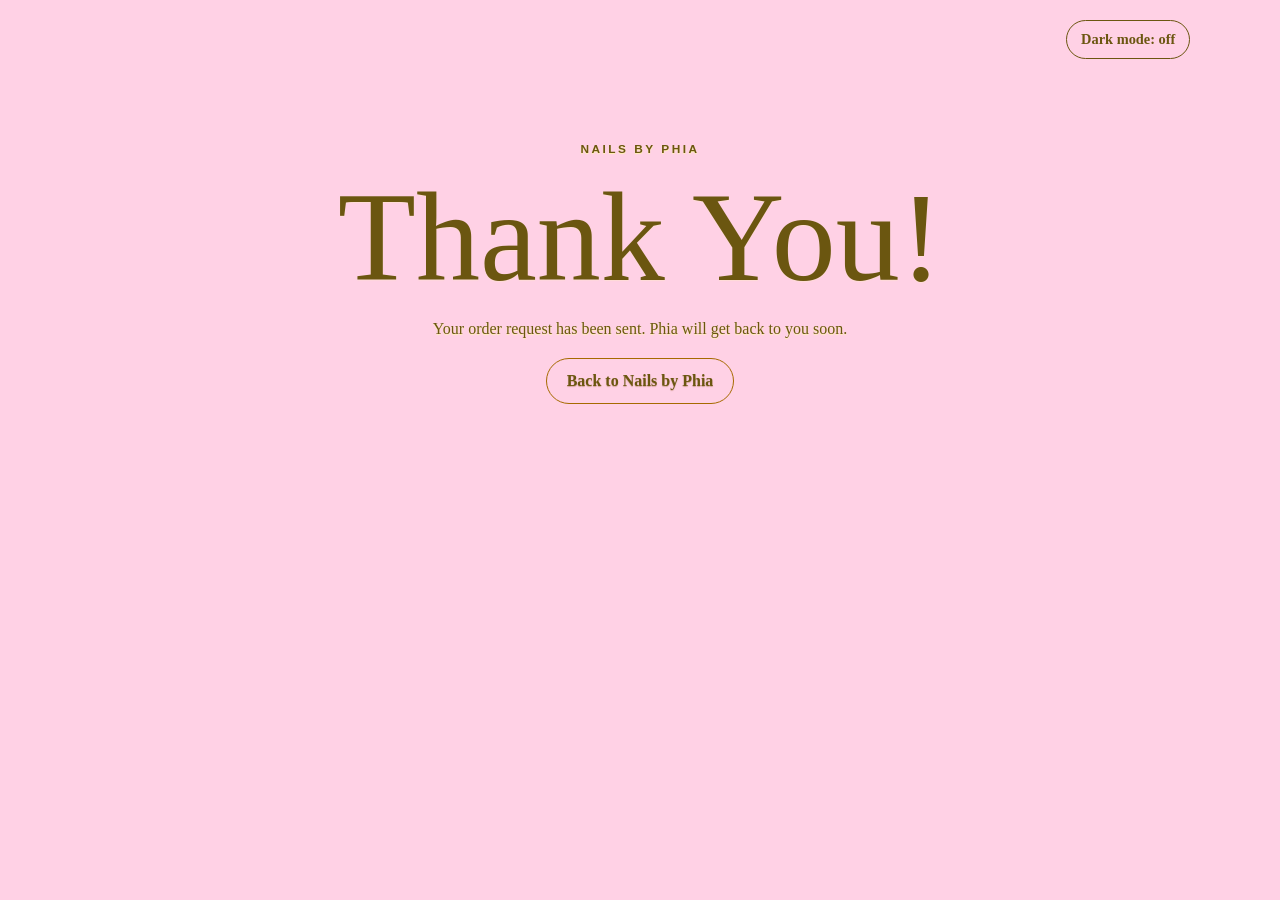
<file: nails-by-phia/order/thank-you.html>
<!DOCTYPE html><html lang="en"><head><meta charset="UTF-8"><meta name="viewport" content="width=device-width, initial-scale=1"><title>Order Sent | Nails by Phia</title><link rel="stylesheet" href="../styles.css"><script src="../theme.js"></script></head><body><div class="theme-toolbar"><button class="theme-toggle" type="button" aria-pressed="false">Dark mode: off</button></div><main class="page-content"><div class="page-intro"><p class="eyebrow">Nails by Phia</p><h1>Thank You!</h1><p>Your order request has been sent. Phia will get back to you soon.</p><a class="button" href="../index.html">Back to Nails by Phia</a></div></main></body></html>
</file>
<file: games/runner.css>
.game-section { max-width:1000px; margin:0 auto; padding:24px 0; }
.game-section>h1 { margin:0 0 24px; }
.runner-heading { display:flex; justify-content:space-between; align-items:center; gap:20px; flex-wrap:wrap; margin-bottom:20px; }
.game-eyebrow { margin:0 0 6px; color:#86502c; font:bold .8rem Arial,sans-serif; text-transform:uppercase; letter-spacing:2px; }
.runner-heading h2 { margin:0; font-size:clamp(1.7rem,5vw,2.5rem); }
.scoreboard { display:flex; gap:24px; font:1rem Arial,sans-serif; }
.scoreboard span { display:grid; gap:5px; }.scoreboard strong { font:700 1.8rem monospace; }
.runner-field { overflow:hidden; border:2px solid #c8b69a; border-radius:16px; background:#fffaf0; }
#runner { display:block; width:100%; height:auto; aspect-ratio:5/2; touch-action:manipulation; cursor:pointer; }
.runner-controls { display:flex; flex-wrap:wrap; gap:12px; }
.runner-controls button { padding:14px 24px; min-height:48px; border:2px solid #38291e; border-radius:10px; background:#38291e; color:#fffaf0; font:bold 1rem Arial,sans-serif; cursor:pointer; touch-action:manipulation; }
.runner-controls button:disabled { opacity:.45; cursor:default; }
.runner-controls button:not(:disabled):hover { background:#83512c; }
.runner-controls button:focus-visible,#runner:focus-visible { outline:3px solid #a25c2e; outline-offset:4px; }
#run-status { min-height:1.6em; font-size:1.1rem; line-height:1.6; }
.runner-help { font: .95rem/1.7 Arial,sans-serif; color:#625348; }
@media(max-width:500px) { .runner-controls { gap:8px; }.runner-controls button { flex:1; padding:12px; }.game-section { padding:12px 0; } }
</file>
<file: games/tetris.css>
.game-picker { display:flex; flex-wrap:wrap; gap:10px; margin-bottom:28px; }
.game-picker button,.tetris-touch button { border:2px solid #c8b69a; background:#fffaf0; color:#38291e; border-radius:10px; padding:13px 18px; font:bold 1rem Arial,sans-serif; cursor:pointer; touch-action:manipulation; }
.game-picker button[aria-pressed="true"] { background:#38291e; border-color:#38291e; color:#fffaf0; }
.tetris-layout { display:flex; gap:24px; align-items:flex-start; max-width:500px; }
#tetris-board { display:block; width: min(65%,300px); height:auto; border:3px solid #897151; border-radius:8px; background:#211b18; touch-action:manipulation; }
.tetris-side { flex:1; min-width:0; font:1rem Arial,sans-serif; }
.tetris-side p { margin:0 0 16px; }.tetris-side strong { display:block; margin-top:4px; font:bold 1.6rem monospace; }
#tetris-next { display:block; max-width:100%; height:auto; background:#211b18; border-radius:8px; }
.tetris-mascot { margin-bottom:16px; }.tetris-mascot svg { max-width:100%; height:auto; }
.tetris-touch { display:flex; flex-wrap:wrap; gap:8px; margin-top:14px; max-width:500px; }
.tetris-touch button { flex:1; padding:14px 10px; }.tetris-touch button:disabled { opacity:.45; cursor:default; }
.game-picker button:focus-visible,.tetris-touch button:focus-visible,#tetris-board:focus-visible { outline:3px solid #a25c2e; outline-offset:3px; }
@media(max-width:450px) { .tetris-layout { gap:14px; }.tetris-side strong { font-size:1.2rem; }.tetris-side p { margin-bottom:10px; }.tetris-mascot svg { width:64px; } }
</file>
<file: games/snake.css>
.snake-field { max-width:600px; overflow:hidden; border:3px solid #897151; border-radius:14px; background:#efe8d5; }
#snake-board { display:block; width:100%; height:auto; touch-action:none; }
#snake-board:focus-visible { outline:3px solid #a25c2e; outline-offset:-5px; }
.snake-pad { display:grid; grid-template-columns:repeat(3,64px); grid-template-rows:repeat(2,52px); gap:8px; margin-top:18px; width:max-content; }
.snake-pad button { border:2px solid #c8b69a; border-radius:10px; background:#fffaf0; color:#38291e; font:bold 1.5rem Arial,sans-serif; cursor:pointer; touch-action:manipulation; }
.snake-pad button[data-snake="up"] { grid-column:2; }.snake-pad button[data-snake="left"] { grid-column:1; grid-row:2; }.snake-pad button[data-snake="down"] { grid-column:2; grid-row:2; }.snake-pad button[data-snake="right"] { grid-column:3; grid-row:2; }
.snake-pad button:disabled { opacity:.45; cursor:default; }.snake-pad button:focus-visible { outline:3px solid #a25c2e; outline-offset:3px; }
.snake-pad button:not(:disabled):active { background:#e5c98f; }
</file>
<file: games/adventure.css>
.adventure-field { overflow:hidden; border:3px solid #6a4d35; border-radius:12px; background:#9bd2de; }
#adventure-board { display:block; width:100%; height:auto; image-rendering:pixelated; touch-action:manipulation; }
#adventure-board:focus-visible { outline:3px solid #f5d16a; outline-offset:-5px; }
.adventure-touch { display:flex; justify-content:space-between; gap:16px; margin-top:18px; }
.adventure-touch>div { display:flex; gap:10px; }
.adventure-touch button { min-width:68px; min-height:60px; padding:12px 20px; border:2px solid #6a4d35; border-radius:10px; background:#fff0cf; color:#38291e; font:bold 1.2rem Arial,sans-serif; touch-action:none; user-select:none; -webkit-user-select:none; cursor:pointer; }
.adventure-touch button:disabled { opacity:.45; cursor:default; }.adventure-touch button:active:not(:disabled) { background:#ddad67; }
.adventure-touch button:focus-visible { outline:3px solid #a25c2e; outline-offset:3px; }
@media(max-width:500px) { .adventure-touch button { min-width:56px; padding:12px; } }
</file>
<file: site-brand.css>
/* Main website branding; Nails by Phia does not load this stylesheet. */
.site-header { padding:12px 24px; background:#fffaf2; border-bottom:2px solid #b2754a; }
.site-title { display:flex; align-items:center; gap:14px; max-width:calc(100% - 105px); font-weight:700; color:#60352d; }
.site-title .site-logo { display:block; flex:0 0 72px; width:72px; height:72px; max-height:none; object-fit:contain; border-radius:50%; }
body[data-page="home"] { background-color:#f6f1e8; background-image:url('images/doberman-pattern.png'); background-repeat:repeat; background-size:540px 540px; }
body[data-page="home"] .page { min-height:calc(100svh - 98px); padding:32px 24px; }
#home figure { height:auto; min-height:calc(100svh - 162px); justify-content:center; gap:22px; }
#home .image-frame { flex:0 1 auto; width:min(100%,660px); margin:0 auto; }
#home .image-frame img { display:block; width:100%; height:auto; max-height:65svh; object-fit:contain; border:6px solid #fffaf2; box-sizing:border-box; border-radius:16px; box-shadow:0 10px 34px #46261f30; }
#home figcaption { padding:14px 22px; border:1px solid #b2754a; border-radius:16px; background:#fffaf2; color:#60352d; box-shadow:0 5px 18px #46261f15; }
@media(max-width:500px) { .site-header { padding:10px 16px; gap:10px; }.site-title { gap:8px; font-size:1rem; }.site-title .site-logo { flex-basis:52px; width:52px; height:52px; }body[data-page="home"] { background-size:360px 360px; }body[data-page="home"] .page { padding:28px 18px; min-height:calc(100svh - 74px); }#home figure { min-height:calc(100svh - 130px); }#home figcaption { font-size:1.15rem; line-height:1.4; } }
</file>
<file: games/arcade.css>
.arcade-intro { margin:-12px 0 24px; color:#665143; line-height:1.6; }
.arcade-library { margin-bottom:28px; padding:18px; border:1px solid #c8b69a; border-radius:14px; background:#fffaf2; }
.arcade-library summary { cursor:pointer; font:bold 1.1rem Georgia,serif; color:#60352d; }
.arcade-search { display:grid; gap:8px; margin:16px 0; font:700 .9rem Arial,sans-serif; }
.arcade-search input { width:100%; box-sizing:border-box; padding:12px 14px; border:1px solid #b89b78; border-radius:8px; font:1rem Arial,sans-serif; background:#fff; color:#38291e; }
.arcade-library .game-picker { display:grid; grid-template-columns:repeat(4,minmax(0,1fr)); gap:8px; max-height:300px; overflow:auto; margin:0; padding:4px; }
.arcade-library .game-picker button { min-width:0; padding:12px 8px; font-size:.9rem; line-height:1.35; }
.arcade-now { font:.9rem Arial,sans-serif; margin:16px 0 0; color:#665143; }
.arcade-field { border:2px solid #b89b78; border-radius:14px; overflow:hidden; background:#f7efdc; }
.arcade-field canvas { display:block; width:100%; height:auto; touch-action:none; }
.arcade-field canvas:focus-visible { outline:3px solid #a25c2e; outline-offset:-4px; }
.arcade-status { min-height:1.6em; line-height:1.6; }
.arcade-controls { display:flex; flex-wrap:wrap; gap:8px; margin-top:14px; }
.arcade-controls button { min-height:48px; min-width:52px; padding:12px 18px; border:2px solid #b89b78; border-radius:10px; background:#fff5de; color:#422a25; font:bold 1rem Arial,sans-serif; cursor:pointer; touch-action:none; user-select:none; -webkit-user-select:none; }
.arcade-controls button:disabled { opacity:.45; cursor:default; }.arcade-controls button:not(:disabled):active { background:#e1bc7c; }.arcade-controls button:focus-visible { outline:3px solid #a25c2e; outline-offset:3px; }
@media(max-width:650px){.arcade-library .game-picker{grid-template-columns:repeat(2,minmax(0,1fr));max-height:260px;}.arcade-library{padding:12px;}.arcade-controls{gap:6px;}.arcade-controls button{padding:12px;flex:1 0 auto;} }

@media(max-width:400px){.arcade-library .game-picker button{font-size:.85rem;padding:11px 6px;}.arcade-controls button{font-size:.95rem;}.arcade-intro{font-size:.95rem;}}
</file>
<file: nails-by-phia/styles.css>
:root { --gold:#a77a19; --gold-light:#f7edcf; --ink:#312715; --paper:#fffdf7; --line:#e5d2a4; }
* { box-sizing:border-box; } html { scroll-behavior:smooth; } body { margin:0; background:var(--paper); color:var(--ink); font-family:Georgia,"Times New Roman",serif; }
.site-header { display:flex; align-items:center; justify-content:space-between; gap:20px; padding:20px 7%; border-bottom:1px solid var(--line); background:#fffaf0; }
.brand,h1,h2 { color:var(--gold); font-family:"Brush Script MT","Segoe Script","Lucida Handwriting",cursive; font-weight:400; }.brand { font-size:clamp(2rem,5vw,3rem); text-decoration:none; }.site-menu { position:relative; }.site-menu summary { list-style:none; padding:12px 20px; border-radius:999px; background:var(--gold); color:#fff; cursor:pointer; font-weight:bold; }.site-menu summary::-webkit-details-marker { display:none; }.site-menu summary span { margin-right:8px; }
.site-menu nav { position:absolute; z-index:3; top:calc(100% + 10px); right:0; display:flex; flex-direction:column; width:min(250px,calc(100vw - 48px)); padding:10px; border:1px solid var(--line); border-radius:14px; background:#fffdf7; box-shadow:0 12px 32px #31271520; }.site-menu nav a { padding:11px 13px; border-radius:8px; color:var(--ink); text-decoration:none; }.site-menu nav a:hover,.site-menu nav a[aria-current="page"] { background:var(--gold-light); }
.hero { padding:clamp(75px,12vw,135px) 24px; text-align:center; background:radial-gradient(ellipse at top,#fff5d8,transparent 65%),#fffaf0; }.eyebrow { margin:0; color:#7e5a0f; font:700 .74rem/1.2 Arial,sans-serif; letter-spacing:2.5px; text-transform:uppercase; }h1 { margin:18px 0 12px; font-size:clamp(4.5rem,12vw,8rem); line-height:.95; }h2 { margin:10px 0; font-size:clamp(2.4rem,5vw,3.5rem); line-height:1; }.hero>p:not(.eyebrow) { max-width:480px; margin:0 auto 26px; font-size:1.15rem; line-height:1.7; }.actions { display:flex; flex-wrap:wrap; justify-content:center; gap:12px; }
.button { display:inline-block; padding:13px 20px; border:1px solid var(--gold); border-radius:999px; background:var(--gold); color:white; text-decoration:none; font-weight:bold; cursor:pointer; }.button:hover { background:#805b0e; }.button-light { background:transparent; color:var(--gold); }.button-light:hover { color:#fff; }.content-grid,.page-content { max-width:1100px; margin:auto; padding:clamp(42px,8vw,80px) 24px; }.content-grid { display:grid; grid-template-columns:repeat(3,minmax(0,1fr)); gap:20px; }.feature-card,.panel,.price-card,.gallery-slot { padding:26px; border:1px solid var(--line); border-radius:16px; background:#fff; }.feature-card p:not(.eyebrow),.panel p,.price-card p,.gallery-slot p { line-height:1.65; }.text-link { color:#72500c; font-weight:bold; text-underline-offset:5px; }.page-intro { max-width:700px; margin:0 auto 38px; text-align:center; }.page-intro p { line-height:1.7; }.price-grid,.gallery-grid { display:grid; grid-template-columns:repeat(auto-fit,minmax(205px,1fr)); gap:18px; }.price-card h2 { font-size:2.1rem; }.price { display:block; color:var(--gold); font-size:1.15rem; font-weight:bold; }.notice { margin-top:28px; padding:18px; border-left:4px solid var(--gold); background:var(--gold-light); line-height:1.6; }
.order-form { display:grid; gap:18px; max-width:720px; margin:auto; }.form-row { display:grid; grid-template-columns:1fr 1fr; gap:18px; }label { display:grid; gap:8px; font-weight:bold; }input,textarea { width:100%; padding:12px; border:1px solid #cbb57e; border-radius:8px; background:#fffdf8; color:var(--ink); font:inherit; }textarea { min-height:130px; resize:vertical; }.form-note { margin:0; line-height:1.55; font-size:.92rem; }.gallery-card { overflow:hidden; border:1px solid var(--line); border-radius:16px; background:#fff; }.gallery-card img { display:block; width:100%; aspect-ratio:4/5; object-fit:cover; background:#fffaf0; }.gallery-card div { padding:18px; }.gallery-card h2 { margin:0 0 8px; font-size:2rem; }.gallery-card p { margin:0; color:#72500c; font-weight:bold; }footer { display:flex; justify-content:center; gap:20px; padding:30px 24px; border-top:1px solid var(--line); background:#fff7e3; }footer a { color:var(--ink); }a:focus-visible,button:focus-visible,input:focus-visible,textarea:focus-visible,summary:focus-visible { outline:3px solid #72500c; outline-offset:4px; }@media(max-width:700px){.content-grid,.form-row { grid-template-columns:1fr; }.site-menu nav { left:50%; right:auto; transform:translateX(-50%); }}
:root { --gallery-gap:48px; }
.gallery-grid { grid-template-columns:repeat(3,minmax(0,1fr)); column-gap:var(--gallery-gap); row-gap:56px; align-items:start; }
.gallery-card img { object-fit:cover; object-position:center; }
@media(max-width:900px){.gallery-grid { grid-template-columns:repeat(2,minmax(0,1fr)); --gallery-gap:32px; row-gap:40px; }}
@media(max-width:600px){.gallery-grid { grid-template-columns:1fr; --gallery-gap:0; row-gap:32px; }}
:root { --gold:#9b6500; --gold-light:#f1d37b; --paper:#fffaf0; --line:#c79a35; }
.site-header { background:#f7e5b1; }
.hero { background:radial-gradient(ellipse at top,#ffe8a2,transparent 65%),#d4a23a; }
.hero h1 { color:#754900; }
.hero .button-light { color:#754900; border-color:#754900; }
:root { --gold:#a86f05; --gold-light:#ffe1ed; --paper:#ffd6e6; --line:#e59ab9; --ink:#845100; }
body { background:#ffd6e6; color:var(--ink); }
.site-header { background:#ffc2db; }
.site-menu nav,.feature-card,.panel,.price-card,.gallery-card { background:#ffeaf2; }
.hero { background:radial-gradient(ellipse at top,#ffeaf3,transparent 65%),#f3a6c6; }
footer { background:#ffc2db; }
.brand,h1,h2 { color:#b77b09; background:linear-gradient(120deg,#8e5800 0%,#fff0a6 35%,#c18309 56%,#fff3b8 74%,#925a00 100%); -webkit-background-clip:text; background-clip:text; -webkit-text-fill-color:transparent; text-shadow:0 1px 1px #fff4b850; }
.eyebrow,.text-link,.gallery-card p { color:#9a6200; }
.hero h1 { color:#b77b09; }
.hero .button-light { color:#8e5800; border-color:#8e5800; }
:root { --gold:#ffd700; --gold-light:#f1afd2; --paper:#e79ac3; --line:#ffd700; --ink:#ffd700; }
body,.site-header,.site-menu nav,.feature-card,.panel,.price-card,.gallery-card,footer { background:#ff1493; color:#ffd700; }
.hero { background:radial-gradient(ellipse at top,#ff66b9,transparent 65%),#e794c1; }
.button,.button-light { background:#ff1493; border-color:#ffd700; color:#ffd700; }
.button:hover,.button-light:hover,.site-menu nav a:hover,.site-menu nav a[aria-current="page"] { background:#ff5bb1; color:#ffd700; }
input,textarea { background:#ff0088; border-color:#ffd700; color:#ffd700; }
.gallery-card img { background:#ea8bbe; }
.eyebrow,.text-link,.gallery-card p { color:#ffd700; }
.hero .button-light { color:#ffd700; border-color:#ffd700; }
.site-menu summary { background:#de91ba; border:1px solid #ffd700; color:#ffd700; }
input::placeholder,textarea::placeholder { color:#ffd700; opacity:.85; }
:root { --gold:#a66a00; --gold-light:#ffd1e5; --paper:#ffd1e5; --line:#d994b5; --ink:#a66a00; }
body,.site-header,.site-menu nav,.feature-card,.panel,.price-card,.gallery-card,footer { background:#ffd1e5; color:#a66a00; }
.hero { background:radial-gradient(ellipse at top,#ffeaf4,transparent 65%),#f6b9d3; }
.button,.button-light,.site-menu summary { background:#ffd1e5; border-color:#a66a00; color:#a66a00; }
.button:hover,.button-light:hover,.site-menu nav a:hover,.site-menu nav a[aria-current="page"] { background:#f6b9d3; color:#a66a00; }
input,textarea { background:#ffd1e5; border-color:#a66a00; color:#a66a00; }
.gallery-card img { background:#ffd1e5; }
.eyebrow,.text-link,.gallery-card p,input::placeholder,textarea::placeholder,.hero .button-light { color:#a66a00; border-color:#a66a00; }
:root { --gold:#d4af37; --ink:#b8860b; }
body { color:#b8860b; text-shadow:0 1px 1px #fff3b0; }
.brand,h1,h2,p,label,.price,.form-note,footer strong,footer a,.text-link { color:#8b6506; background-image:linear-gradient(120deg,#8e5800 0%,#fff0a6 32%,#c48912 52%,#fff4b8 74%,#925a00 100%); -webkit-background-clip:text; background-clip:text; -webkit-text-fill-color:transparent; }
.site-menu summary,.site-menu nav a,.button,.button-light,input,textarea { color:#d4af37; text-shadow:0 1px 1px #7a480055; }

/* The theme button controls dark mode independently of device settings. */
:root { color-scheme:light; --text-gold:#6b5610; --gold:var(--text-gold); --ink:var(--text-gold); }
body,body * { color:var(--text-gold); -webkit-text-fill-color:var(--text-gold) !important; }
.brand,h1,h2,p,label,.price,.form-note,footer strong,footer a,.text-link { background-image:none; }
a:hover,a:focus,a:visited,.button:hover,.button-light:hover,.site-menu nav a:hover,.site-menu nav a[aria-current="page"],.hero .button-light { color:var(--text-gold); }
input::placeholder,textarea::placeholder { color:var(--text-gold); -webkit-text-fill-color:var(--text-gold); opacity:1; }
input::file-selector-button { color:var(--text-gold); -webkit-text-fill-color:var(--text-gold); }
.brand,.brand:hover,.brand:focus,.brand:visited { color:var(--text-gold); -webkit-text-fill-color:var(--text-gold); background:none; }
:root[data-theme="dark"] { color-scheme:dark; --text-gold:#e2c66d; --paper:#24171e; --gold-light:#49303e; --line:#957c46; }
:root[data-theme="dark"] body,:root[data-theme="dark"] .site-header,:root[data-theme="dark"] footer { background:var(--paper); }
:root[data-theme="dark"] body,:root[data-theme="dark"] body * { text-shadow:none; }
:root[data-theme="dark"] .hero { background:#35212d; }
:root[data-theme="dark"] .site-menu nav,:root[data-theme="dark"] .feature-card,:root[data-theme="dark"] .panel,:root[data-theme="dark"] .price-card,:root[data-theme="dark"] .gallery-card,:root[data-theme="dark"] .gallery-slot { background:#30212a; border-color:var(--line); }
:root[data-theme="dark"] .site-header,:root[data-theme="dark"] footer { border-color:var(--line); }
:root[data-theme="dark"] .button,:root[data-theme="dark"] .button-light,:root[data-theme="dark"] .site-menu summary { background:#3d2934; border-color:var(--text-gold); }
:root[data-theme="dark"] .button:hover,:root[data-theme="dark"] .button-light:hover,:root[data-theme="dark"] .site-menu nav a:hover,:root[data-theme="dark"] .site-menu nav a[aria-current="page"] { background:var(--gold-light); }
:root[data-theme="dark"] input,:root[data-theme="dark"] textarea { background:#21171d; border-color:var(--line); }
:root[data-theme="dark"] input::file-selector-button { background:#49303e; border:1px solid var(--line); border-radius:4px; }
:root[data-theme="dark"] .notice { background:#3d2934; border-color:var(--text-gold); }
:root[data-theme="dark"] .gallery-card img { background:#30212a; }
:root[data-theme="dark"] a:focus-visible,:root[data-theme="dark"] button:focus-visible,:root[data-theme="dark"] input:focus-visible,:root[data-theme="dark"] textarea:focus-visible,:root[data-theme="dark"] summary:focus-visible { outline-color:var(--text-gold); }

.theme-toggle { padding:10px 14px; border:1px solid var(--text-gold); border-radius:999px; background:transparent; color:var(--text-gold); font:700 .9rem Georgia,serif; cursor:pointer; white-space:nowrap; }
.theme-toggle:hover { background:var(--gold-light); }
.theme-toggle:focus-visible { outline:3px solid var(--text-gold); outline-offset:3px; }
.site-header { flex-wrap:wrap; }
.header-controls { display:flex; align-items:center; gap:12px; }
.theme-toolbar { display:flex; justify-content:flex-end; padding:20px 7% 0; }
</file>
